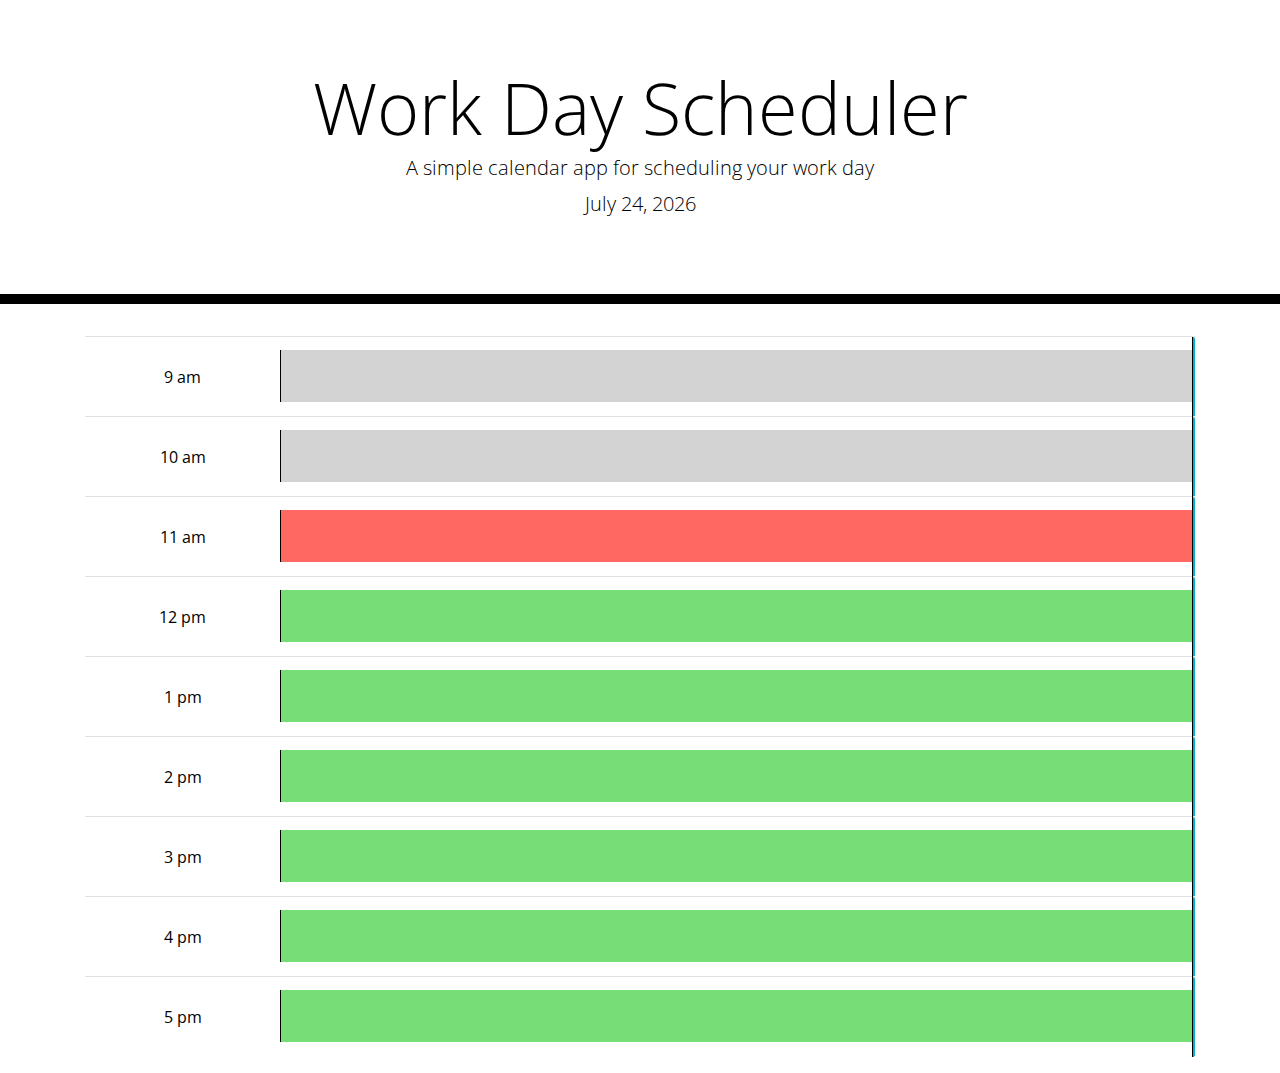
<file: index.html>
<!DOCTYPE html>
<html lang="en">
  <head>
    <meta charset="UTF-8" />
    <meta name="viewport" content="width=device-width, initial-scale=1.0" />
    <meta http-equiv="X-UA-Compatible" content="ie=edge" />
    <link
      rel="stylesheet"
      href="https://stackpath.bootstrapcdn.com/bootstrap/4.3.1/css/bootstrap.min.css"
    />
    <link
      rel="stylesheet"
      href="https://use.fontawesome.com/releases/v5.8.1/css/all.css"
      integrity="sha384-50oBUHEmvpQ+1lW4y57PTFmhCaXp0ML5d60M1M7uH2+nqUivzIebhndOJK28anvf"
      crossorigin="anonymous"
    />
    <link
      href="https://fonts.googleapis.com/css?family=Open+Sans&display=swap"
      rel="stylesheet"
    />
    <link rel="stylesheet" href="./css/style.css" />
    <title>Work Day Scheduler</title>
  </head>

  <body>
    <header class="jumbotron">
      <h1 class="display-3">Work Day Scheduler</h1>
      <p class="lead">A simple calendar app for scheduling your work day</p>
      <p id="currentDay" class="lead"></p>
      <p id="currentime" class="lead"></p>
    </header>
    <div class="container time-block">
      <table class="table">
        <tbody id="myAgenda">
        </tbody>
    </table>
    

    <script src="https://code.jquery.com/jquery-3.4.1.min.js"></script>
    <script src="https://cdnjs.cloudflare.com/ajax/libs/jquery/3.2.1/jquery.min.js"></script>
    <script type="text/javascript" src="./javascript/moment.js"></script>
    <script type="text/javascript" src="./javascript/javascript.js"></script>
  </body>
</html>
</file>
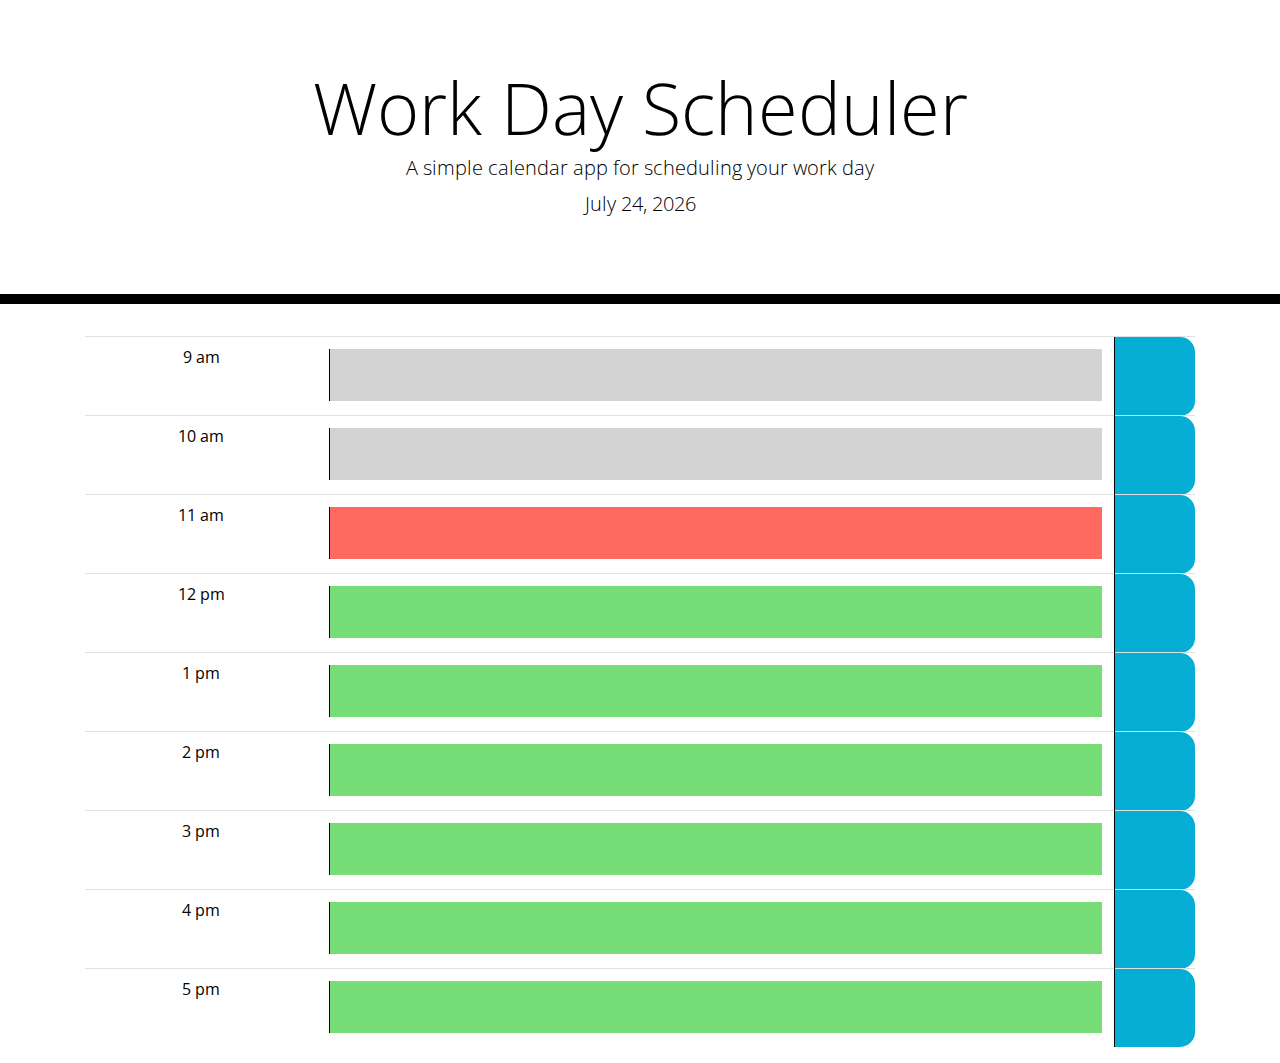
<file: Develop/index.html>
<!DOCTYPE html>
<html lang="en">
  <head>
    <meta charset="UTF-8" />
    <meta name="viewport" content="width=device-width, initial-scale=1.0" />
    <meta http-equiv="X-UA-Compatible" content="ie=edge" />
    <link
      rel="stylesheet"
      href="https://stackpath.bootstrapcdn.com/bootstrap/4.3.1/css/bootstrap.min.css"
    />
    <link
      rel="stylesheet"
      href="https://use.fontawesome.com/releases/v5.8.1/css/all.css"
      integrity="sha384-50oBUHEmvpQ+1lW4y57PTFmhCaXp0ML5d60M1M7uH2+nqUivzIebhndOJK28anvf"
      crossorigin="anonymous"
    />
    <link
      href="https://fonts.googleapis.com/css?family=Open+Sans&display=swap"
      rel="stylesheet"
    />
    <link rel="stylesheet" href="style.css" />
    <title>Work Day Scheduler</title>
  </head>

  <body>
    <header class="jumbotron">
      <h1 class="display-3">Work Day Scheduler</h1>
      <p class="lead">A simple calendar app for scheduling your work day</p>
      <p id="currentDay" class="lead"></p>
      <p id="currentime" class="lead"></p>
    </header>
    <div class="container time-block">
      <table class="table">
        <tbody id="myAgenda">
        </tbody>
    </table>

  

    <!-- <div class="row" id="test-parent">
      <div class="col-md">
          <h1>9am</h1>
      </div>
      <div class="col-md" id="parentdiv">
        <textarea id="newInfo"></textarea>
      </div>
      <div class="col-md saveBtn">
        <i class="fas fa save"></i>
      </div>
    </div> -->



    



    <script src="https://code.jquery.com/jquery-3.4.1.min.js"></script>
    <script src="https://cdnjs.cloudflare.com/ajax/libs/jquery/3.2.1/jquery.min.js"></script>
    <script type="text/javascript" src="../javascript/moment.js"></script>
    <script type="text/javascript" src="../javascript/javascript.js"></script>
  </body>
</html>
</file>
<file: css/style.css>
body {
  font-family: "Open Sans", sans-serif;
  font-size: 16px;
  line-height: 1;
}

.table td {
  padding: 0px;
  vertical-align: middle;
}

textarea {
  background: transparent;
  border: none;
  resize: none;
  color: #000000;
  border-left: 1px solid black;
  padding: 10px;
  margin: 0px;
  width: -webkit-fill-available;
  height: -webkit-fill-available;
}

.jumbotron {
  text-align: center;
  background-color: transparent;
  color: black;
  border-radius: 0;
  border-bottom: 10px solid black;
}

.description {
  white-space: pre-wrap;
}

.time-block {
  text-align: center;
  border-radius: 15px;
}

tr {
  white-space: pre-wrap;
  height: 80px;
  border-top: 1px solid white;
}

.hour {
  background-color: #ffffff;
  color: #000000;
  border-top: 1px dashed #000000;
}

.past {
  background-color: #d3d3d3;
  color: white;
}

.present {
  background-color: #ff6961;
  color: white;
}

.future {
  background-color: #77dd77;
  color: white;
}

.saveBtn {
  border-left: 1px solid black;
  border-top-right-radius: 15px;
  border-bottom-right-radius: 15px;
  background-color: #06aed5;
  color: white;
}

.saveBtn i:hover {
  /* font-size: 20px; */
  transition: all 0.3s ease-in-out;
}
</file>
<file: Develop/style.css>
body {
  font-family: "Open Sans", sans-serif;
  font-size: 16px;
  line-height: 1;
}

textarea {
  background: transparent;
  border: none;
  resize: none;
  color: #000000;
  border-left: 1px solid black;
  padding: 10px;
  width: -webkit-fill-available;
}

.jumbotron {
  text-align: center;
  background-color: transparent;
  color: black;
  border-radius: 0;
  border-bottom: 10px solid black;
}

.description {
  white-space: pre-wrap;
}

.time-block {
  text-align: center;
  border-radius: 15px;
}

.row {
  white-space: pre-wrap;
  height: 80px;
  border-top: 1px solid white;
}

.hour {
  background-color: #ffffff;
  color: #000000;
  border-top: 1px dashed #000000;
}

.past {
  background-color: #d3d3d3;
  color: white;
}

.present {
  background-color: #ff6961;
  color: white;
}

.future {
  background-color: #77dd77;
  color: white;
}

.saveBtn {
  border-left: 1px solid black;
  border-top-right-radius: 15px;
  border-bottom-right-radius: 15px;
  background-color: #06aed5;
  color: white;
}

.saveBtn i:hover {
  font-size: 20px;
  transition: all 0.3s ease-in-out;
}
</file>
